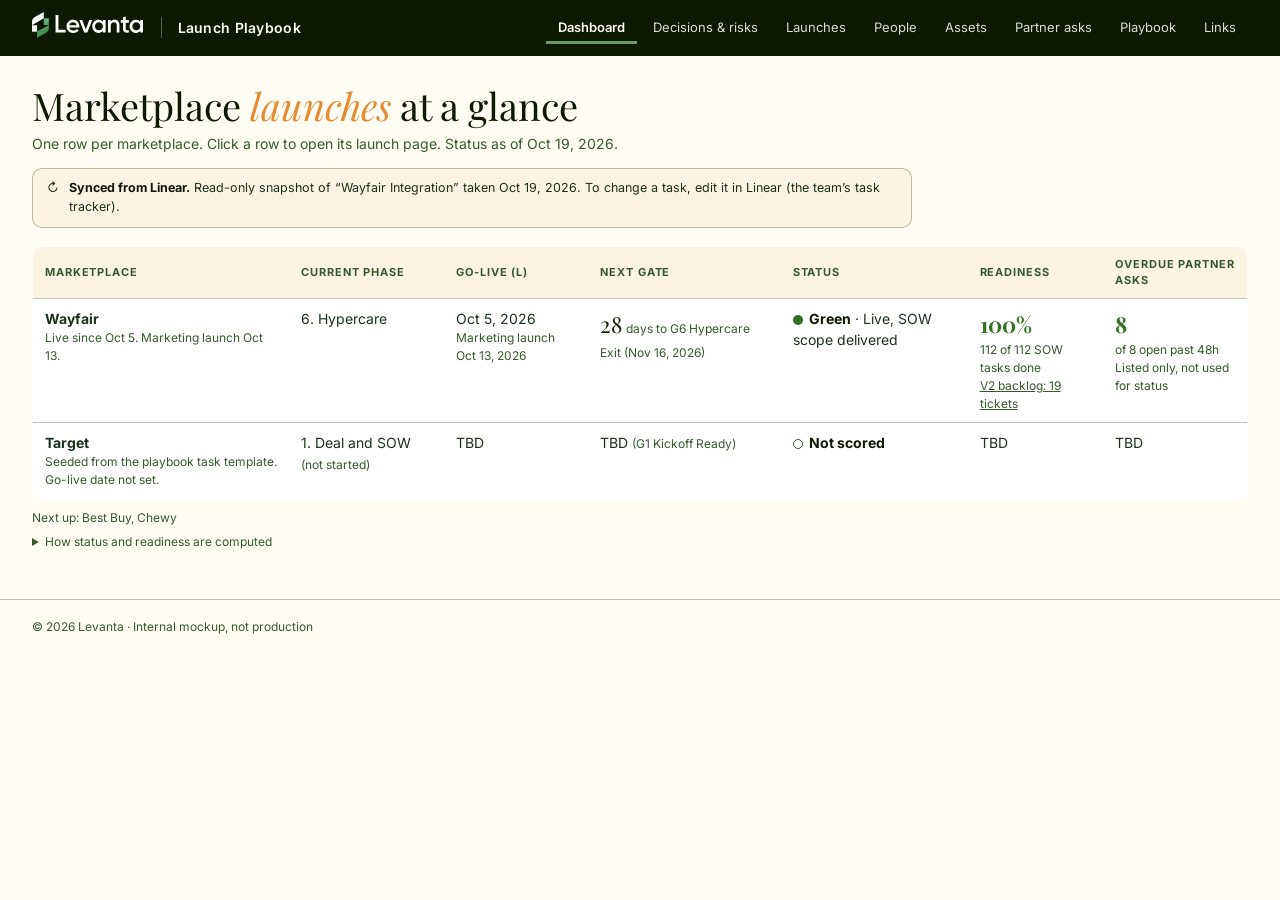
<file: index.html>
<!doctype html>
<html lang="en"><head>
<meta charset="utf-8"><meta name="viewport" content="width=device-width,initial-scale=1">
<meta name="robots" content="noindex">
<title>Launch Playbook · Levanta (internal mockup)</title>
<link rel="icon" href="data:,">
<link rel="preconnect" href="https://fonts.googleapis.com"><link rel="preconnect" href="https://fonts.gstatic.com" crossorigin>
<link rel="stylesheet" href="https://fonts.googleapis.com/css2?family=Inter:wght@400;500;600;700&family=Playfair+Display:ital,wght@0,400;0,600;1,400&display=swap">
<link rel="stylesheet" href="styles.css">
</head><body>
<header class="top">
  <a href="#/" class="brand"><img src="assets/levanta-logo-on-dark.svg" alt="Levanta" height="26"></a>
  <span class="appname">Launch Playbook</span>
  <button id="menuBtn" class="menubtn" aria-label="Menu" aria-expanded="false" aria-controls="nav"><span></span><span></span><span></span></button>
  <nav id="nav"></nav>
</header>
<main id="app"><p class="helper">Loading</p></main>
<footer>© 2026 Levanta · Internal mockup, not production</footer>
<script src="app.js"></script>
</body></html>
</file>
<file: styles.css>
:root{--forest:#0D1901;--moss:#0A2105;--midnight:#122202;--fern:#1B311C;--evergreen:#365A2D;--emerald:#317121;--gold:#E48C34;--ivory:#FFFCF4;--sand:#FCF4E2;--white:#fff;--border:rgba(27,49,28,.28);--red:#B23A2B}
*{box-sizing:border-box}
body{margin:0;background:var(--ivory);color:var(--fern);font:14px/1.5 Inter,"Helvetica Neue",Arial,sans-serif}
a{color:var(--evergreen)}
.top{background:var(--forest);color:var(--ivory);display:flex;align-items:center;gap:18px;padding:12px 32px;position:sticky;top:0;z-index:5}
.appname{font-weight:600;letter-spacing:.02em;border-left:1px solid rgba(255,252,244,.3);padding-left:16px}
nav{display:flex;gap:4px;margin-left:auto;flex-wrap:wrap}
nav a{color:var(--ivory);text-decoration:none;padding:6px 12px;border-radius:999px;font-size:13px;opacity:.85}
nav a:hover{opacity:1;background:var(--midnight)}
nav a.on{color:var(--ivory);opacity:1;font-weight:600;box-shadow:inset 0 -2px 0 var(--evergreen);border-radius:0;background:transparent}
nav a.on{box-shadow:inset 0 -3px 0 #6E9A5F}
main{max-width:1280px;margin:0 auto;padding:28px 32px 48px}
h1{font-weight:400!important;font-family:"Playfair Display",Georgia,"Times New Roman",serif;font-size:38px;line-height:1.15;margin:0 0 6px;color:var(--forest)}
h1 em{color:var(--gold);font-style:italic}
h2{font-family:"Playfair Display",Georgia,serif;font-size:22px;margin:28px 0 4px;color:var(--forest)}
h3{font-size:13px;text-transform:uppercase;letter-spacing:.1em;color:var(--evergreen);margin:20px 0 6px}
.helper{color:var(--evergreen);margin:0 0 14px;max-width:880px}
.card{background:var(--white);border:1px solid var(--border);border-radius:12px;padding:18px 20px;margin-bottom:16px}
.sand{background:var(--sand)}
table{width:100%;border-collapse:collapse;background:var(--white);border:1px solid var(--border);border-radius:10px;overflow:hidden}
th{text-align:left;font-size:11px;text-transform:uppercase;letter-spacing:.08em;color:var(--evergreen);background:var(--sand);padding:9px 12px;border-bottom:1px solid var(--border)}
td{padding:9px 12px;border-bottom:1px solid var(--border);vertical-align:top}
tr:last-child td{border-bottom:0}
tr.click{cursor:pointer} tr.click:hover td{background:var(--ivory)}
.dot{display:inline-block;width:10px;height:10px;border-radius:50%;margin-right:6px;vertical-align:-1px}
.g{background:var(--emerald)} .a{background:var(--gold)} .r{background:#C0392B} /* placeholder red pending design: no approved brand red */ .n{background:transparent;border:1.5px solid var(--evergreen)}
.stat{font-family:"Playfair Display",Georgia,serif;font-size:22px;font-weight:700;color:var(--emerald)}
.muted{color:var(--evergreen);font-size:12px}
.pill{display:inline-block;border:1px solid var(--border);border-radius:999px;padding:2px 10px;font-size:12px;background:var(--sand);color:var(--fern)}
.pill.done{border-color:var(--emerald);color:var(--emerald);background:var(--white)}
.pill.ph{border-style:dashed}
.btn{display:inline-block;background:var(--gold);color:var(--forest);border-radius:999px;padding:7px 16px;text-decoration:none;font-weight:600;font-size:13px}
.sync{display:flex;gap:10px;align-items:flex-start;background:var(--sand);border:1px solid var(--border);border-radius:10px;padding:10px 14px;font-size:12.5px;margin:8px 0 18px;max-width:880px}
.sync b{color:var(--forest)}
.timeline{display:grid;grid-template-columns:repeat(7,1fr);gap:6px;margin:14px 0 6px}
.tl{border-radius:10px;padding:10px;border:1px solid var(--border);background:var(--white);text-decoration:none;color:var(--fern);font-size:12px}
.tl b{display:block;font-size:13px;color:var(--forest)}
.tl.past{background:var(--sand)} .tl.cur{background:var(--forest);color:var(--ivory);border-color:var(--forest)} .tl.cur b{color:var(--ivory)}
.tl .gate{margin-top:6px;font-weight:600}
.tl.cur .gate{color:var(--ivory);text-decoration:underline}
.tabs{display:flex;gap:6px;flex-wrap:wrap;margin:18px 0 12px}
.tabs a{padding:6px 14px;border-radius:999px;border:1px solid var(--border);text-decoration:none;color:var(--fern);background:var(--white);font-size:13px}
.tabs a.on{border-color:var(--evergreen);color:var(--evergreen);font-weight:600;box-shadow:inset 0 -2px 0 var(--evergreen)}
.grid2{display:grid;grid-template-columns:2fr 1fr;gap:16px}
.chk{list-style:none;padding:0;margin:0} .chk li{padding:6px 0;border-bottom:1px solid var(--border);display:flex;gap:8px} .chk li:last-child{border:0}
.box{width:16px;height:16px;border:1.5px solid var(--evergreen);border-radius:4px;flex:none;margin-top:2px;text-align:center;font-size:11px;line-height:13px}
.box.done{background:var(--emerald);border-color:var(--emerald);color:#fff}
.box.unknown{border-style:dashed}
ol.next{margin:0;padding-left:18px} ol.next li{margin:4px 0}
.raci td.c{text-align:center;font-weight:600} .raci td.A{background:var(--forest);color:var(--ivory)} .raci td.R{background:var(--sand)}
.doc{background:var(--white);border:1px solid var(--border);border-radius:12px;padding:28px 36px;max-width:980px}
.doc img{max-width:100%;border:1px solid var(--border);border-radius:8px;margin:8px 0}
.doc table{font-size:12.5px;margin:10px 0}
.doc h1,.doc h2{margin-top:26px}
footer{border-top:1px solid var(--border);padding:18px 32px;color:var(--evergreen);font-size:12px;text-align:left;max-width:1280px;margin:0 auto}

.days{font-family:"Playfair Display",Georgia,serif;font-size:22px;color:var(--forest)}
.status b{color:var(--forest)}
.nextup{margin:10px 0 2px}
details.foot{margin-top:6px;font-size:12px;max-width:880px} details.foot summary{cursor:pointer}
details.showall{margin:6px 0 16px} details.showall summary{cursor:pointer;color:var(--evergreen);font-weight:600;margin-bottom:8px}
.tlwrap{overflow-x:auto;-webkit-overflow-scrolling:touch}
.menubtn{display:none;margin-left:auto;background:transparent;border:1px solid rgba(255,252,244,.4);border-radius:8px;padding:8px 9px;cursor:pointer}
.menubtn span{display:block;width:18px;height:2px;background:var(--ivory);margin:3px 0}
img{max-width:100%}
@media (max-width:760px){
 .top{flex-wrap:wrap;padding:10px 16px;gap:12px}
 .menubtn{display:block}
 nav{display:none;width:100%;flex-direction:column;margin:0}
 body.menu-open nav{display:flex}
 nav a{padding:10px 4px;border-radius:0}
 nav a.on{box-shadow:inset 3px 0 0 #6E9A5F;padding-left:12px}
 main{padding:20px 16px 36px} footer{padding:16px}
 h1{font-size:30px}
 .grid2{grid-template-columns:1fr}
 .timeline{grid-template-columns:repeat(7,150px)}
 .doc{padding:18px}
 .doc table,.raci{display:block;overflow-x:auto}
 .tabs{flex-wrap:nowrap;overflow-x:auto}
 .tabs a{white-space:nowrap}
}
@media (max-width:640px){
 table:not(.raci):not(.doc table){border:0;background:transparent}
 main table:not(.raci) thead{display:none}
 main table:not(.raci),main table:not(.raci) tbody,main table:not(.raci) tr,main table:not(.raci) td{display:block;width:100%}
 main table:not(.raci) tr{background:var(--white);border:1px solid var(--border);border-radius:10px;margin-bottom:10px;padding:6px 0}
 main table:not(.raci) td{border:0;padding:5px 14px}
 main table:not(.raci) td[data-label]::before{content:attr(data-label);display:block;font-size:10.5px;text-transform:uppercase;letter-spacing:.08em;color:var(--evergreen)}
 main .doc table{display:block;overflow-x:auto}
}
</file>
